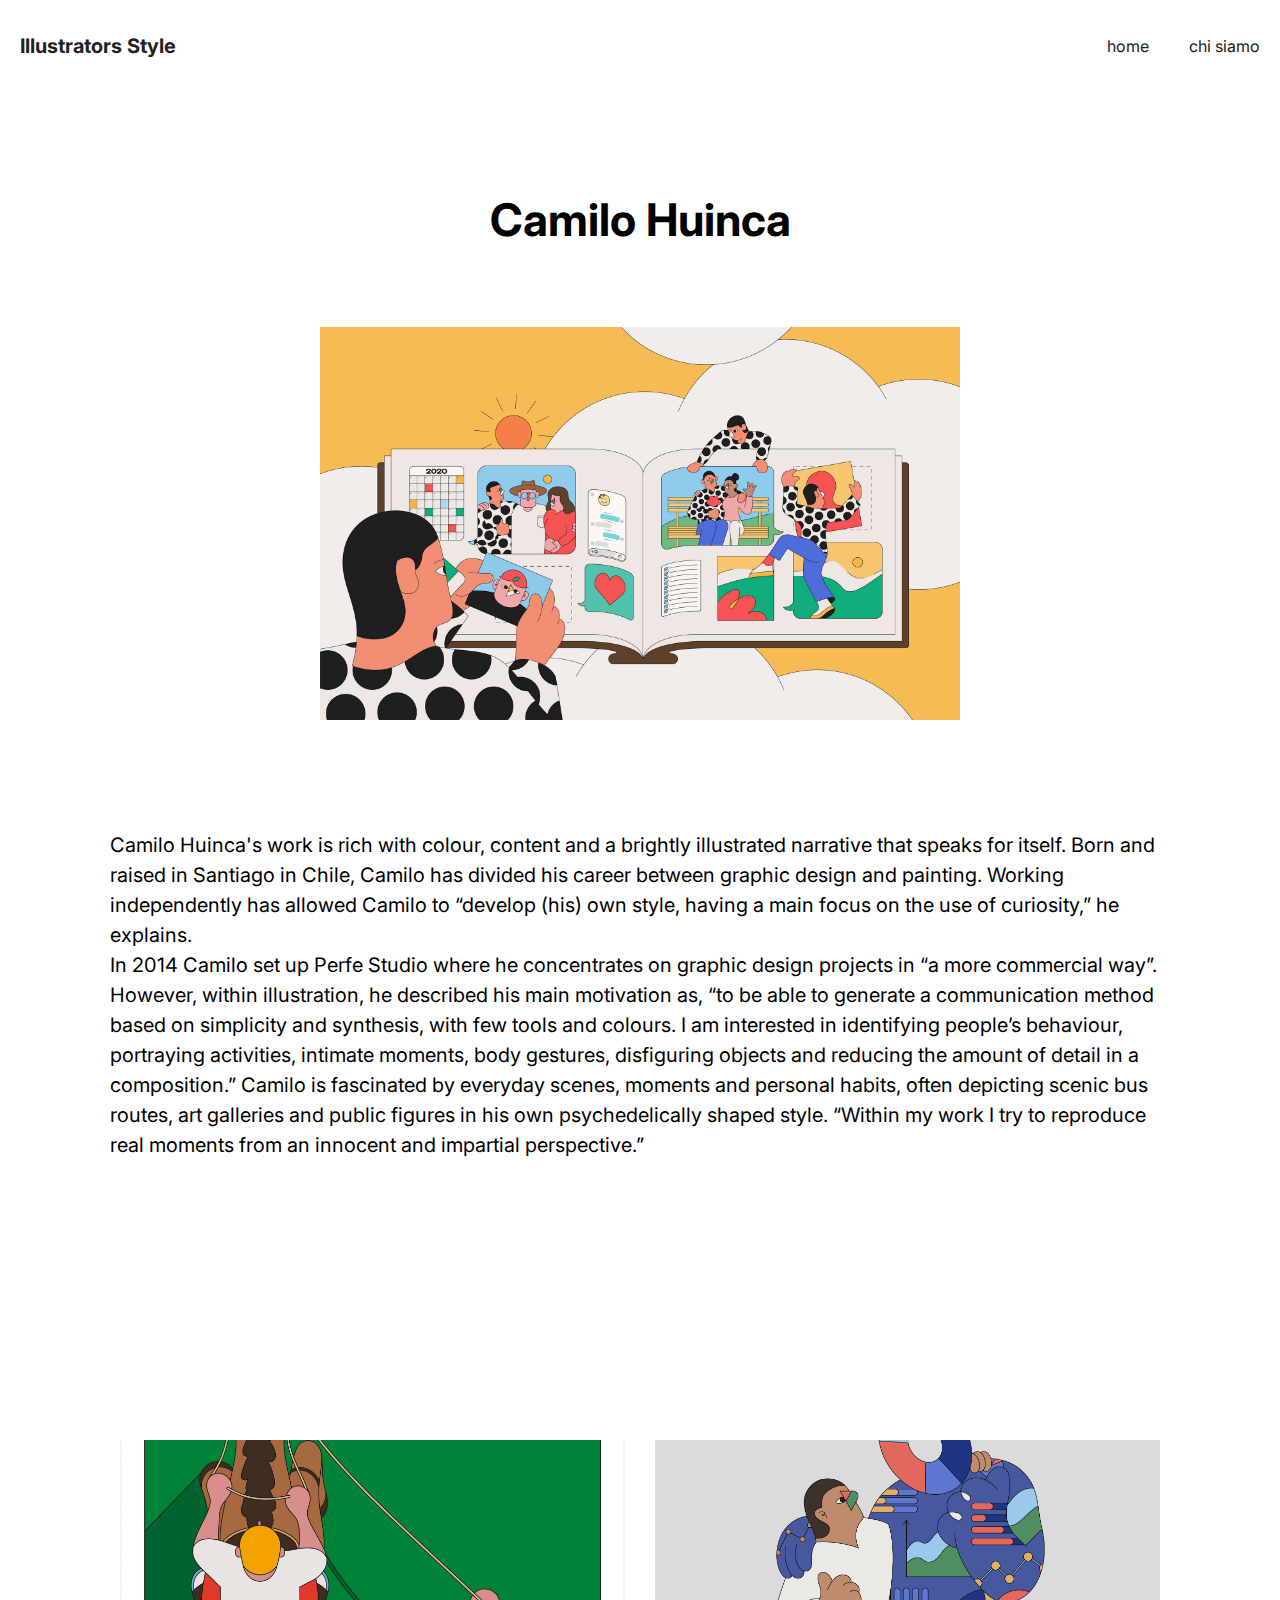
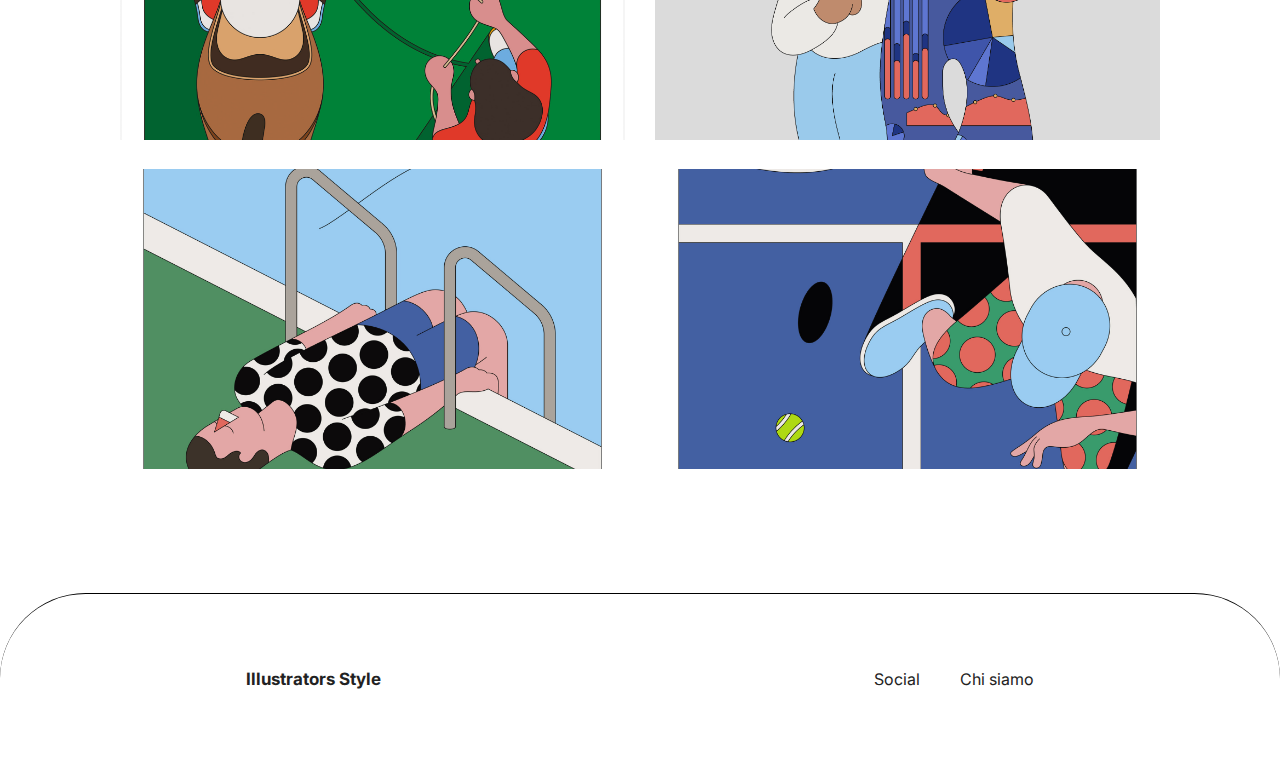
<file: Camilo Huinca.html>
<!DOCTYPE html>
<html>
<head>
    <meta charset="UTF-8">
    <meta http-equiv="X-UA-Compatible" content="IE=edge">
    <meta name="viewport" content="width=device-width, initial-scale=1.0">
    <link rel="stylesheet" href="Css/pagine.css">
    <link rel="preconnect" href="https://fonts.googleapis.com">
    <link rel="preconnect" href="https://fonts.gstatic.com" crossorigin>
    <link href="https://fonts.googleapis.com/css2?family=Averia+Libre:wght@300&family=Inter:wght@800&family=Prata&display=swap" rel="stylesheet">

<title>Illustators Style</title>
</head>

<body>
    <header>
        <a href="index.html"><h1>Illustrators Style</h1> </a>
 <nav>
     <ul>
         <li><a href="index.html"><p>home</p></li>
         <li><a href="chi siamo.html"><p>chi siamo</p></a></li>
     </ul>
 </nav>
</header>

<section class="homescreen">
    <h1 style="color:black">Camilo Huinca</h1>
    <img src="Camilo/AP_Camilo_Huinca_social-well_2x.png"></a>
    <p>Camilo Huinca's work is rich with colour, content and a brightly illustrated narrative that speaks for itself.
        Born and raised in Santiago in Chile, Camilo has divided his career between graphic design and painting.
        Working independently has allowed Camilo to “develop (his) own style, having a main focus on the use of curiosity,” he explains.
        <br>
        In 2014 Camilo set up Perfe Studio where he concentrates on graphic design projects in “a more commercial way”.
        However, within illustration, he described his main motivation as, “to be able to generate a communication method based on simplicity and synthesis, with few tools and colours.
         I am interested in identifying people’s behaviour, portraying activities, intimate moments, body gestures, disfiguring objects and reducing the amount of detail in a composition.”
        Camilo is fascinated by everyday scenes, moments and personal habits, often depicting scenic bus routes, art galleries and public figures in his own psychedelically shaped style.
         “Within my work I try to reproduce real moments from an innocent and impartial perspective.”</p>
</section>

<section class="artisti">

        <div class="artista">

            <img src="Camilo/AP_Camilo_Huinca_THE-NEW-YORKER_2x-scaled.png" id="camilo" alt="Camilo">
            
        </div>

            <div class="artista">
                <img src="Camilo/AP_Camilo_Huinca_The-Atlantic-03_2x.png" id="lahan" alt="Lahan">
                
            </div>
            
            <div class="artista">
                <img src="Camilo/AP_Camilo_Huinca_Tired-Swimmer_2x-scaled.png" id="freier" alt="Lahan">
               
            </div>
            <div class="artista"> 
                <img src="Camilo/AP_Camilo_Huinca_Match-Point_2x-scaled.png" id="herrera" alt="Lahan">
                
            </div>
 
        </section>
</body>

<footer>
<a href="index.html"><h1>Illustrators Style</h1> </a>
<nav>
    <ul>
        <li><a href="home.html"><p>Social</p></li>
        <li><a href="chi siamo.html"><p>Chi siamo</p></a></li>
    </ul>
</nav>
</footer>
</html>
</file>
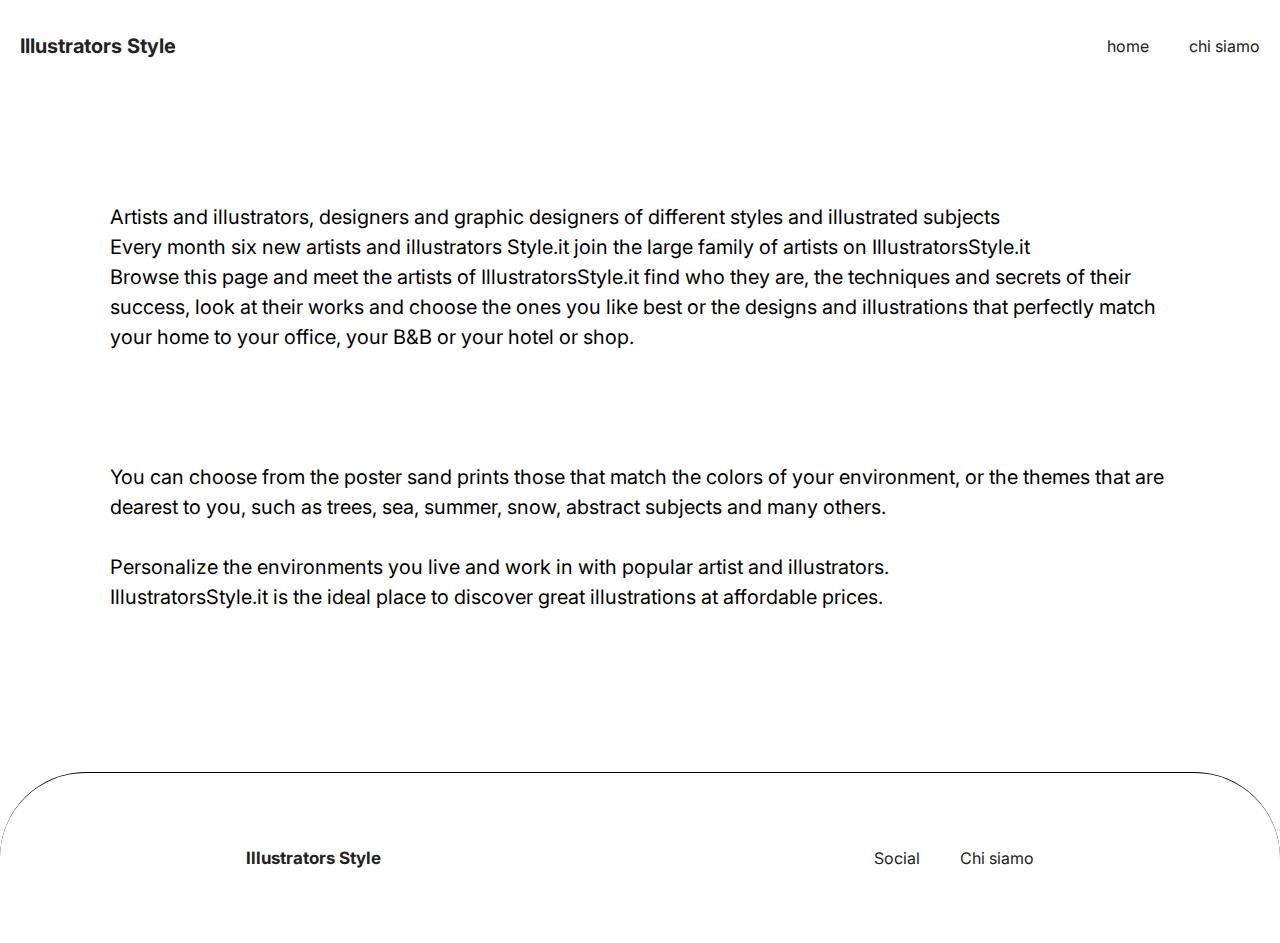
<file: Chi siamo.html>
<!DOCTYPE html>
<html>
<head>
    <meta charset="UTF-8">
    <meta http-equiv="X-UA-Compatible" content="IE=edge">
    <meta name="viewport" content="width=device-width, initial-scale=1.0">
    <link rel="stylesheet" href="Css/pagine.css">
    <link rel="preconnect" href="https://fonts.googleapis.com">
    <link rel="preconnect" href="https://fonts.gstatic.com" crossorigin>
    <link href="https://fonts.googleapis.com/css2?family=Averia+Libre:wght@300&family=Inter:wght@800&family=Prata&display=swap" rel="stylesheet">

<title>Illustators Style</title>
</head>

<body>
    <header>
        <a href="index.html"><h1>Illustrators Style</h1> </a>
 <nav>
     <ul>
         <li><a href="Iindex.html"><p>home</p></li>
         <li><a href="Chi siamo.html"><p>chi siamo</p></a></li>
     </ul>
 </nav>
</header>

<section class="homescreen">
    <p>Artists and illustrators, designers and graphic designers of different styles and illustrated subjects<br>
        Every month six new artists and illustrators Style.it join the large family of artists on IllustratorsStyle.it <br> Browse this page and meet the artists of IllustratorsStyle.it find who they are, the techniques and secrets of their success, look at their works and choose the ones you like best or the designs and illustrations that perfectly match your home to your office, your B&B or your hotel or shop.
        </p>

        <p>You can choose from the poster sand prints those that match the colors of your environment, or the themes that are dearest to you, such as trees, sea, summer, snow, abstract subjects and many others.<br>
            <br>Personalize the environments you live and work in with popular artist and illustrators.<br>
            IllustratorsStyle.it is the ideal place to discover great illustrations at affordable prices.</p>
</section>

</body>

<footer>
    <a href="index.html"><h1>Illustrators Style</h1> </a>
    <nav>
        <ul>
            <li><a href="home.html"><p>Social</p></li>
            <li><a href="chi siamo.html"><p>Chi siamo</p></a></li>
        </ul>
    </nav>
</footer>
</html>
</file>
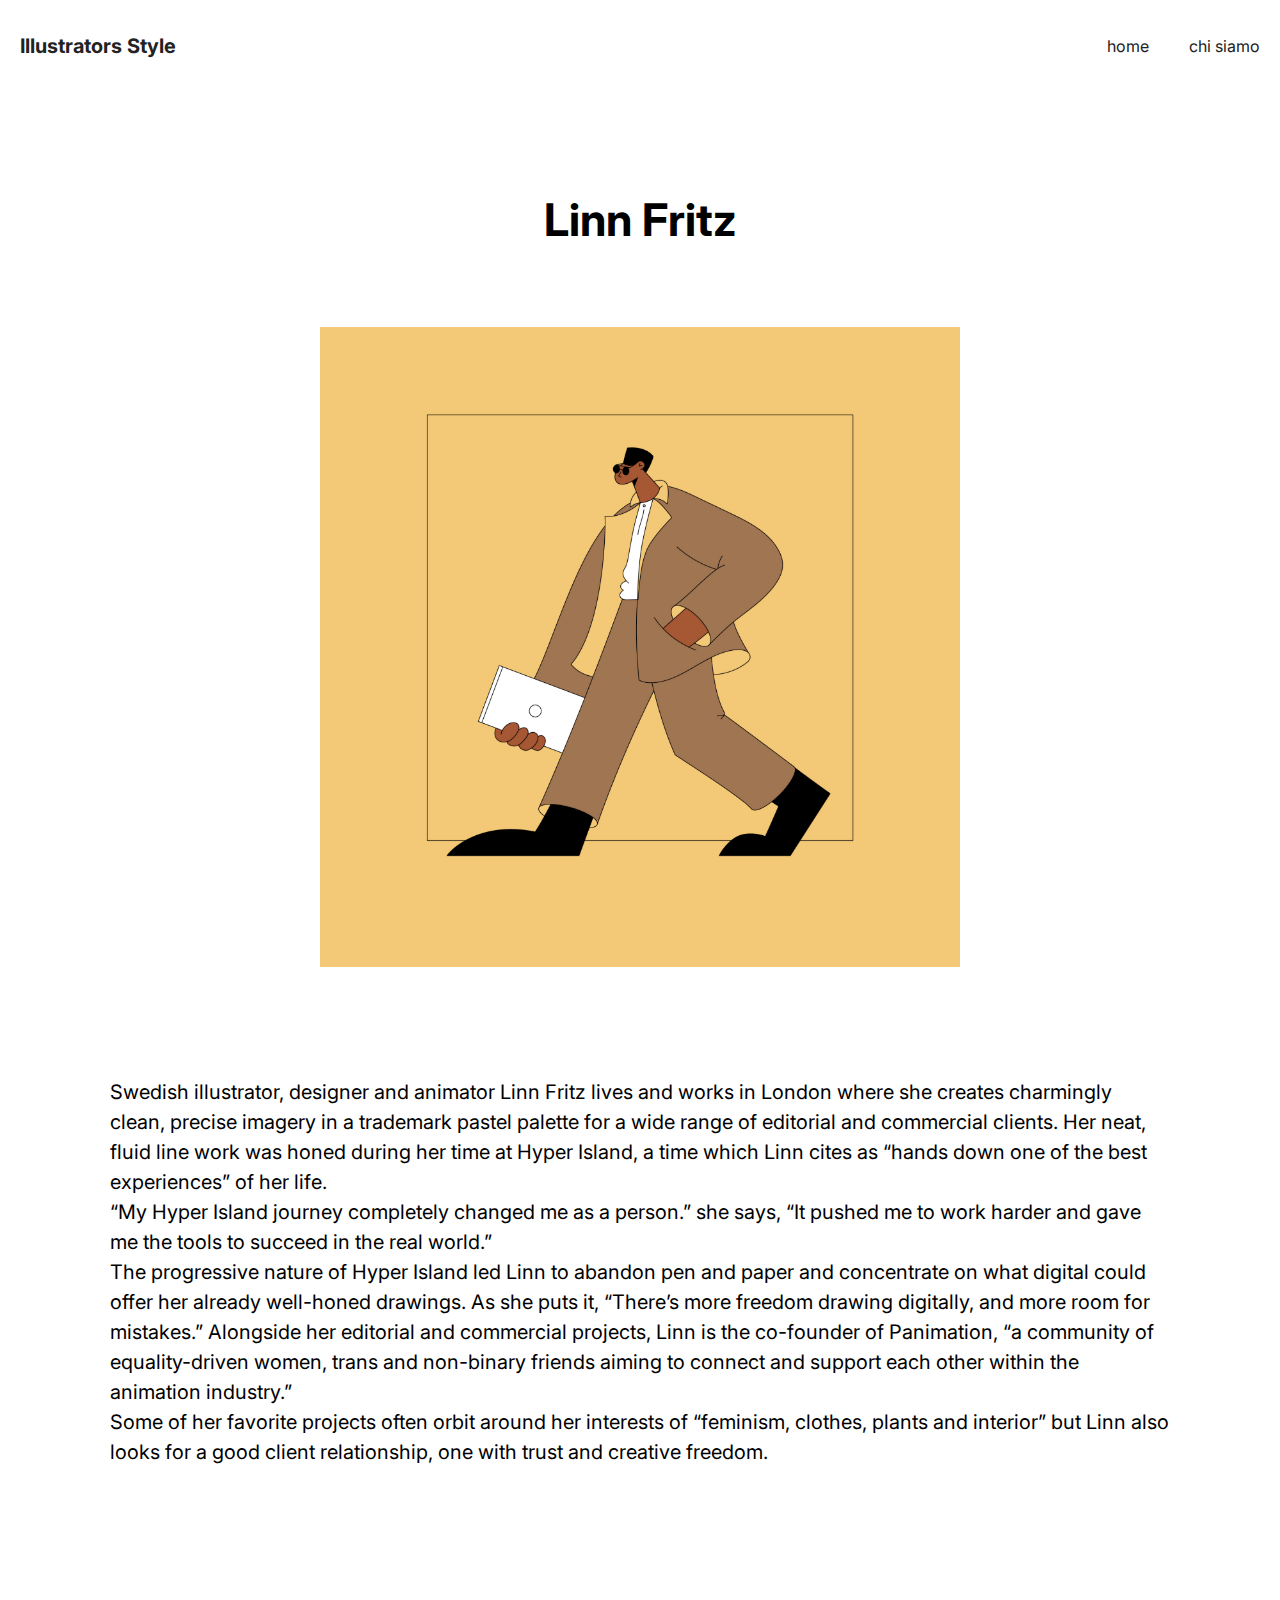
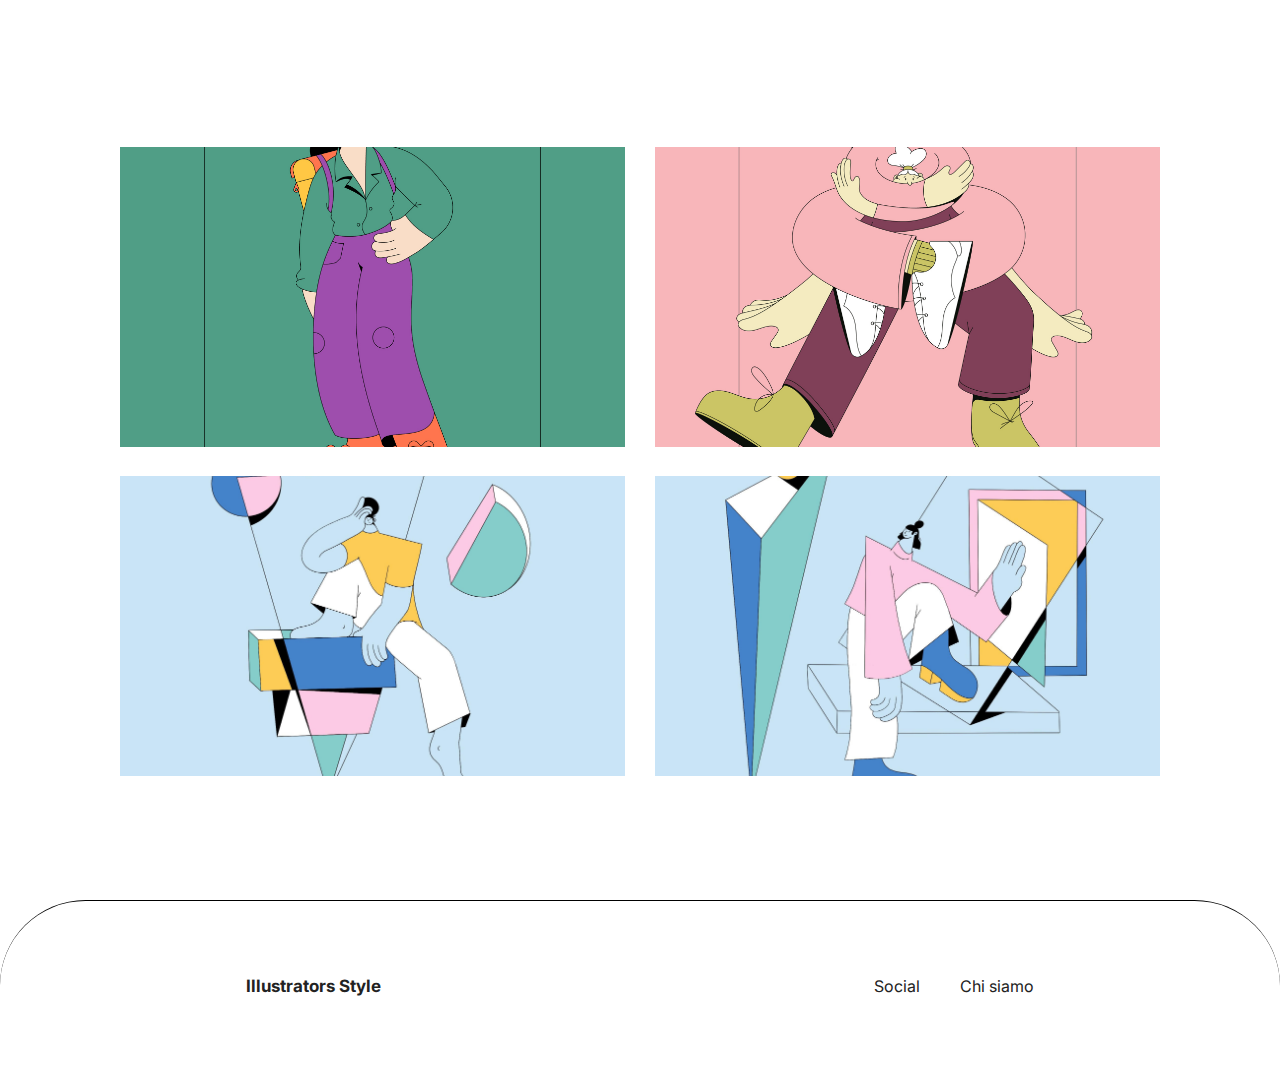
<file: Linn Fritz.html>
<!DOCTYPE html>
<html>
<head>
    <meta charset="UTF-8">
    <meta http-equiv="X-UA-Compatible" content="IE=edge">
    <meta name="viewport" content="width=device-width, initial-scale=1.0">
    <link rel="stylesheet" href="Css/pagine.css">
    <link rel="preconnect" href="https://fonts.googleapis.com">
    <link rel="preconnect" href="https://fonts.gstatic.com" crossorigin>
    <link href="https://fonts.googleapis.com/css2?family=Averia+Libre:wght@300&family=Inter:wght@800&family=Prata&display=swap" rel="stylesheet">

<title>Illustators Style</title>
</head>

<body>
    <header>
        <a href="index.html"><h1>Illustrators Style</h1> </a>
 <nav>
     <ul>
         <li><a href="index.html"><p>home</p></li>
         <li><a href="chi siamo.html"><p>chi siamo</p></a></li>
     </ul>
 </nav>
</header>

<section class="homescreen">
    <h1 style="color:black"> Linn Fritz </h1>
    <img src="Fritz/AP_Linn_Fritz_Dude_2x.png"></a>
    <p>Swedish illustrator, designer and animator Linn Fritz lives and works in London where she creates charmingly clean, precise imagery in a trademark pastel palette for a wide range of editorial and commercial clients.
        Her neat, fluid line work was honed during her time at Hyper Island, a time which Linn cites as “hands down one of the best experiences” of her life.<br>
        “My Hyper Island journey completely changed me as a person.” she says, “It pushed me to work harder and gave me the tools to succeed in the real world.”
        <br>
        The progressive nature of Hyper Island led Linn to abandon pen and paper and concentrate on what digital could offer her already well-honed drawings.
        As she puts it, “There’s more freedom drawing digitally, and more room for mistakes.” Alongside her editorial and commercial projects, Linn is the co-founder of Panimation, “a community of equality-driven women, trans and non-binary friends aiming to connect and support each other within the animation industry.”
        <br> Some of her favorite projects often orbit around her interests of “feminism, clothes, plants and interior” but Linn also looks for a good client relationship, one with trust and creative freedom.</p>
</section>

<section class="artisti">

        <div class="artista">

            <img src="Fritz/AP_Linn_Fritz_HIKEGREEN_2x.png" id="camilo" alt="Camilo">
            
        </div>

            <div class="artista">
                <img src="Fritz/AP_Linn_Fritz_HUG_2x.png" id="lahan" alt="Lahan">
                
            </div>
            
            <div class="artista">
                <img src="Fritz/AP_Linn_Fritz_Blue03_2x.png" id="freier" alt="Lahan">
               
            </div>
            <div class="artista"> 
                <img src="Fritz/AP_Linn_Fritz_Blue01_2x.png" id= "herrera" alt="Lahan">
                
            </div>
 
        </section>
</body>

<footer>
    <a href="index.html"><h1>Illustrators Style</h1> </a>
    <nav>
        <ul>
            <li><a href="home.html"><p>Social</p></li>
            <li><a href="chi siamo.html"><p>Chi siamo</p></a></li>
        </ul>
    </nav>
</footer>

</html>
</file>
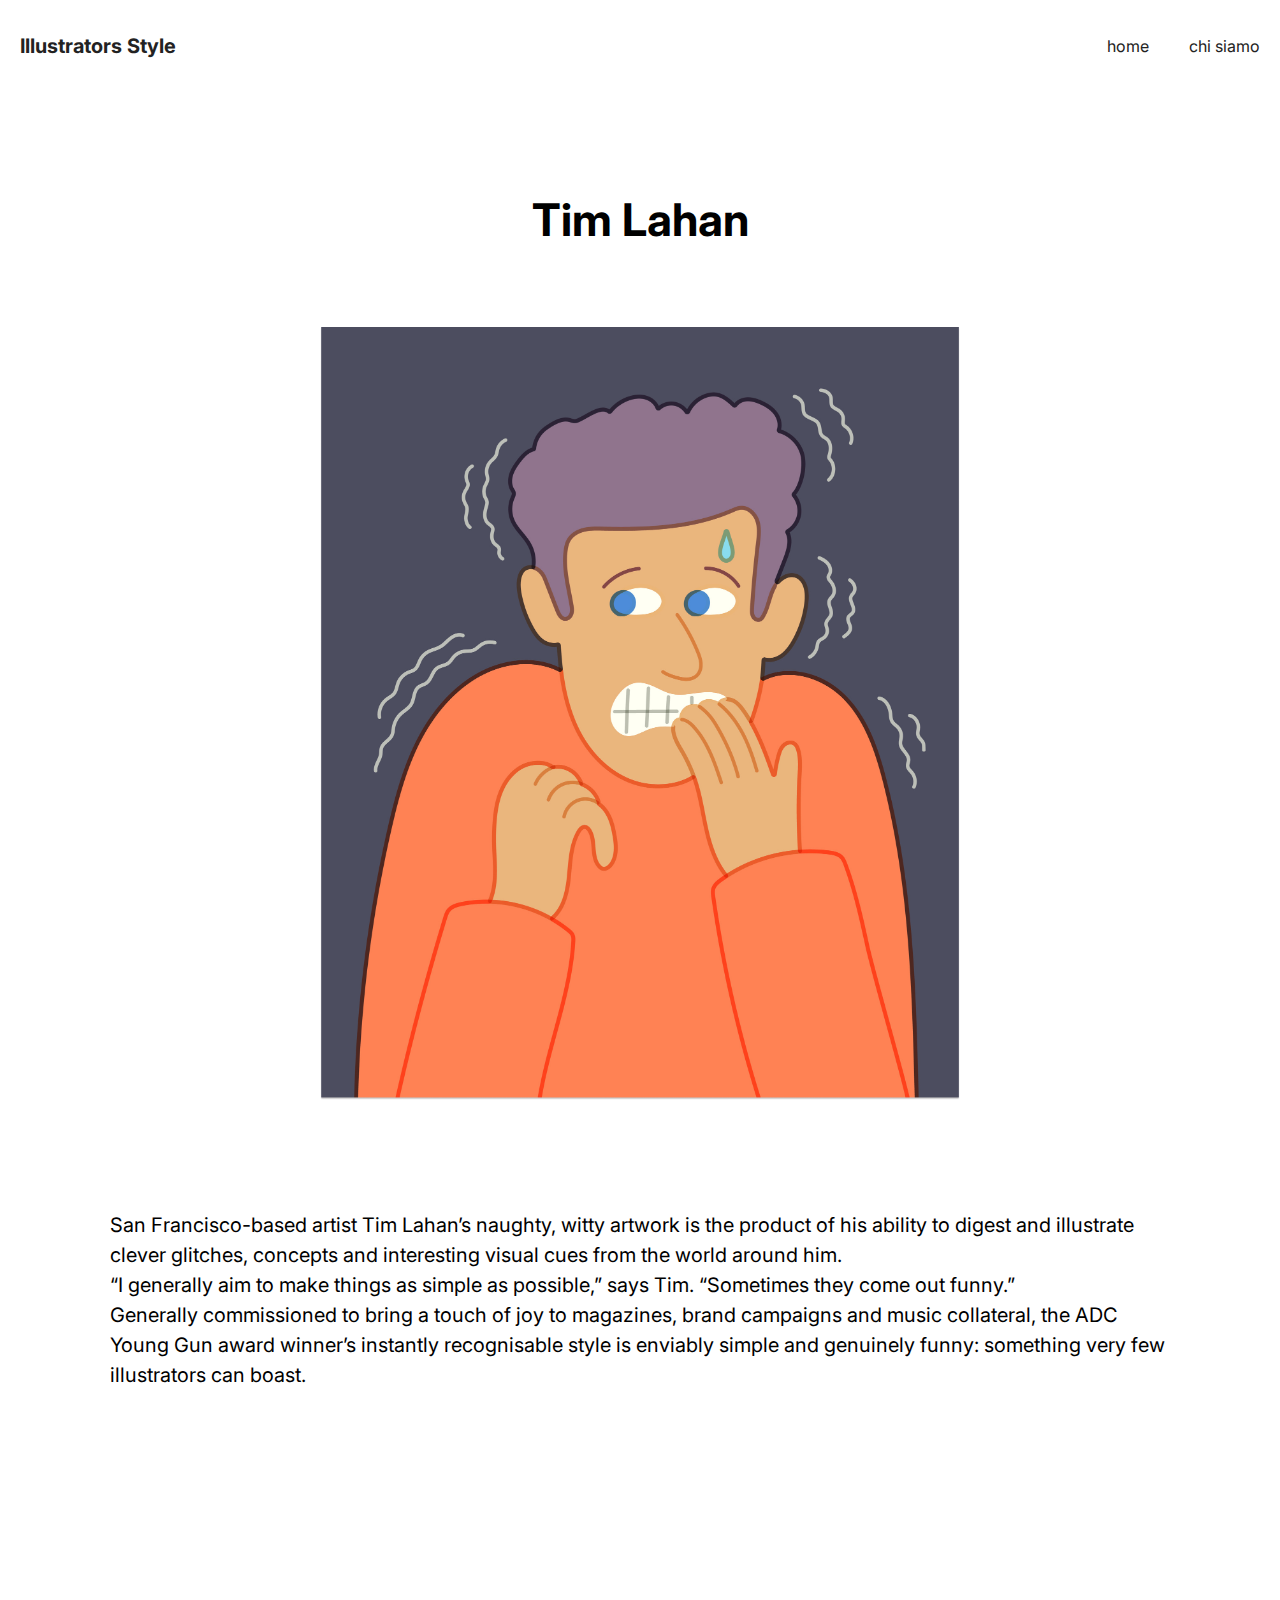
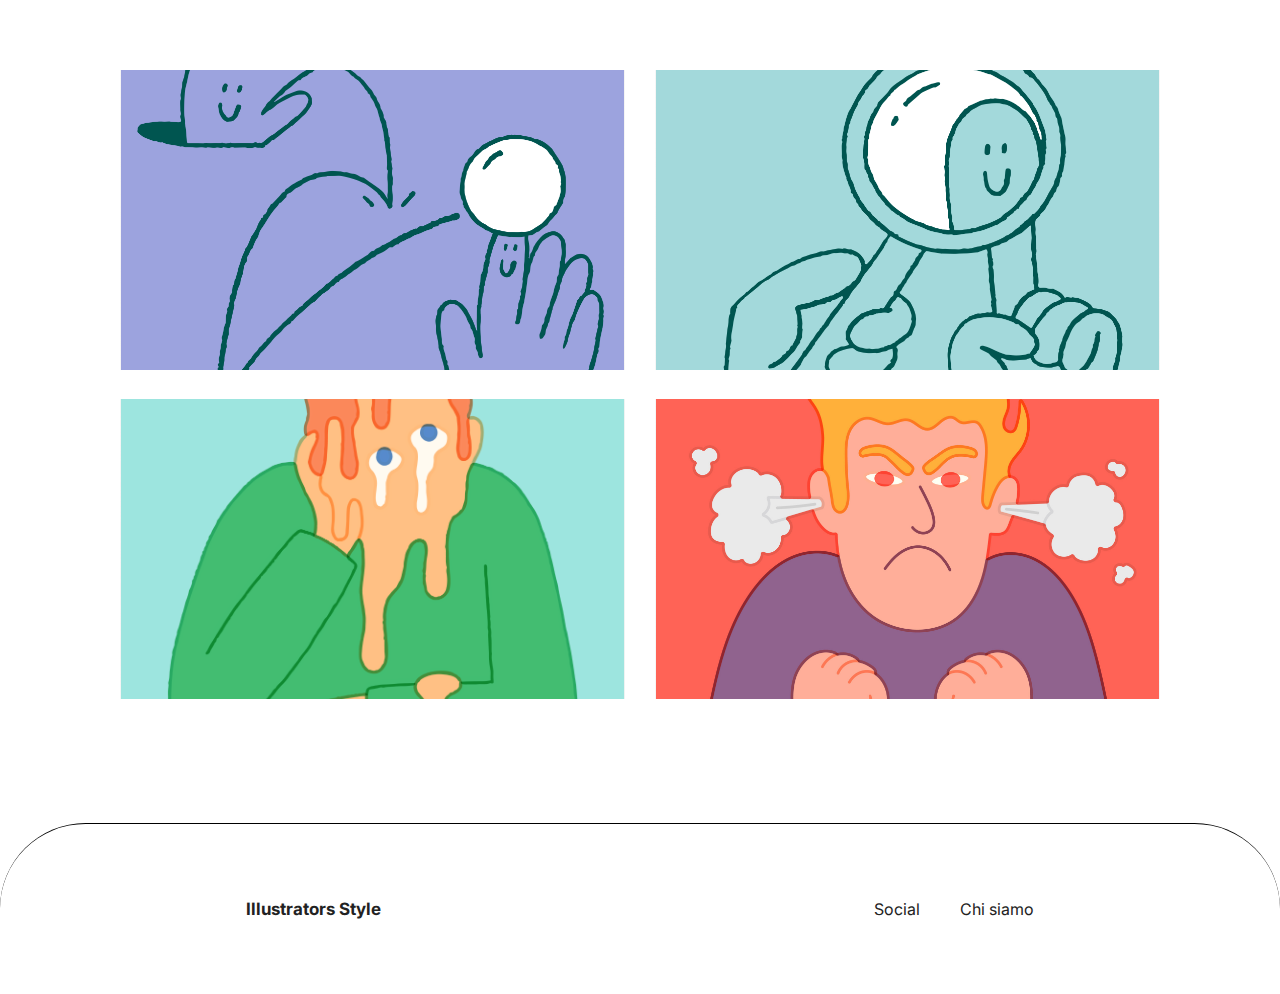
<file: Tim Lahan.html>
<!DOCTYPE html>
<html>
<head>
    <meta charset="UTF-8">
    <meta http-equiv="X-UA-Compatible" content="IE=edge">
    <meta name="viewport" content="width=device-width, initial-scale=1.0">
    <link rel="stylesheet" href="Css/pagine.css">
    <link rel="preconnect" href="https://fonts.googleapis.com">
    <link rel="preconnect" href="https://fonts.gstatic.com" crossorigin>
    <link href="https://fonts.googleapis.com/css2?family=Averia+Libre:wght@300&family=Inter:wght@800&family=Prata&display=swap" rel="stylesheet">

<title>Illustators Style</title>
</head>

<body>
    <header>
        <a href="index.html"><h1>Illustrators Style</h1> </a>
 <nav>
     <ul>
         <li><a href="index.html"><p>home</p></li>
         <li><a href="chi siamo.html"><p>chi siamo</p></a></li>
     </ul>
 </nav>
</header>

<section class="homescreen">
    <h1 style="color:black">Tim Lahan</h1>
    <img src="Lahan/AP_Tim_Lahan_emotions_2_2x.png"></a>
    <p>San Francisco-based artist Tim Lahan’s naughty, witty artwork is the product of his ability to digest and illustrate clever glitches, concepts and interesting visual cues from the world around him.
        <br> “I generally aim to make things as simple as possible,” says Tim. “Sometimes they come out funny.”<br>
        Generally commissioned to bring a touch of joy to magazines, brand campaigns and music collateral, the ADC Young Gun award winner’s instantly recognisable style is enviably simple and genuinely funny: something very few illustrators can boast.</p>
</section>

<section class="artisti">

        <div class="artista">

            <img src="Lahan/AP_Tim_Lahan_ONEMEDICAL_3_2x.png" id="camilo" alt="Camilo">
            
        </div>

            <div class="artista">
                <img src="Lahan/AP_Tim_Lahan_ONEMEDICAL_2_2x (1).png" id="lahan" alt="Lahan">
                
            </div>
            
            <div class="artista">
                <img src="Lahan/AP_Tim_Lahan_NYT_2x.png" id="freier" alt="Lahan">
               
            </div>
            <div class="artista"> 
                <img src="Lahan/AP_Tim_Lahan_emotions_4_2x.png"herrera" alt="Lahan">
                
            </div>
 
        </section>
</body>

<footer>
    <a href="index.html"><h1>Illustrators Style</h1> </a>
    <nav>
        <ul>
            <li><a href="home.html"><p>Social</p></li>
            <li><a href="chi siamo.html"><p>Chi siamo</p></a></li>
        </ul>
    </nav>
</footer>
</html>
</file>
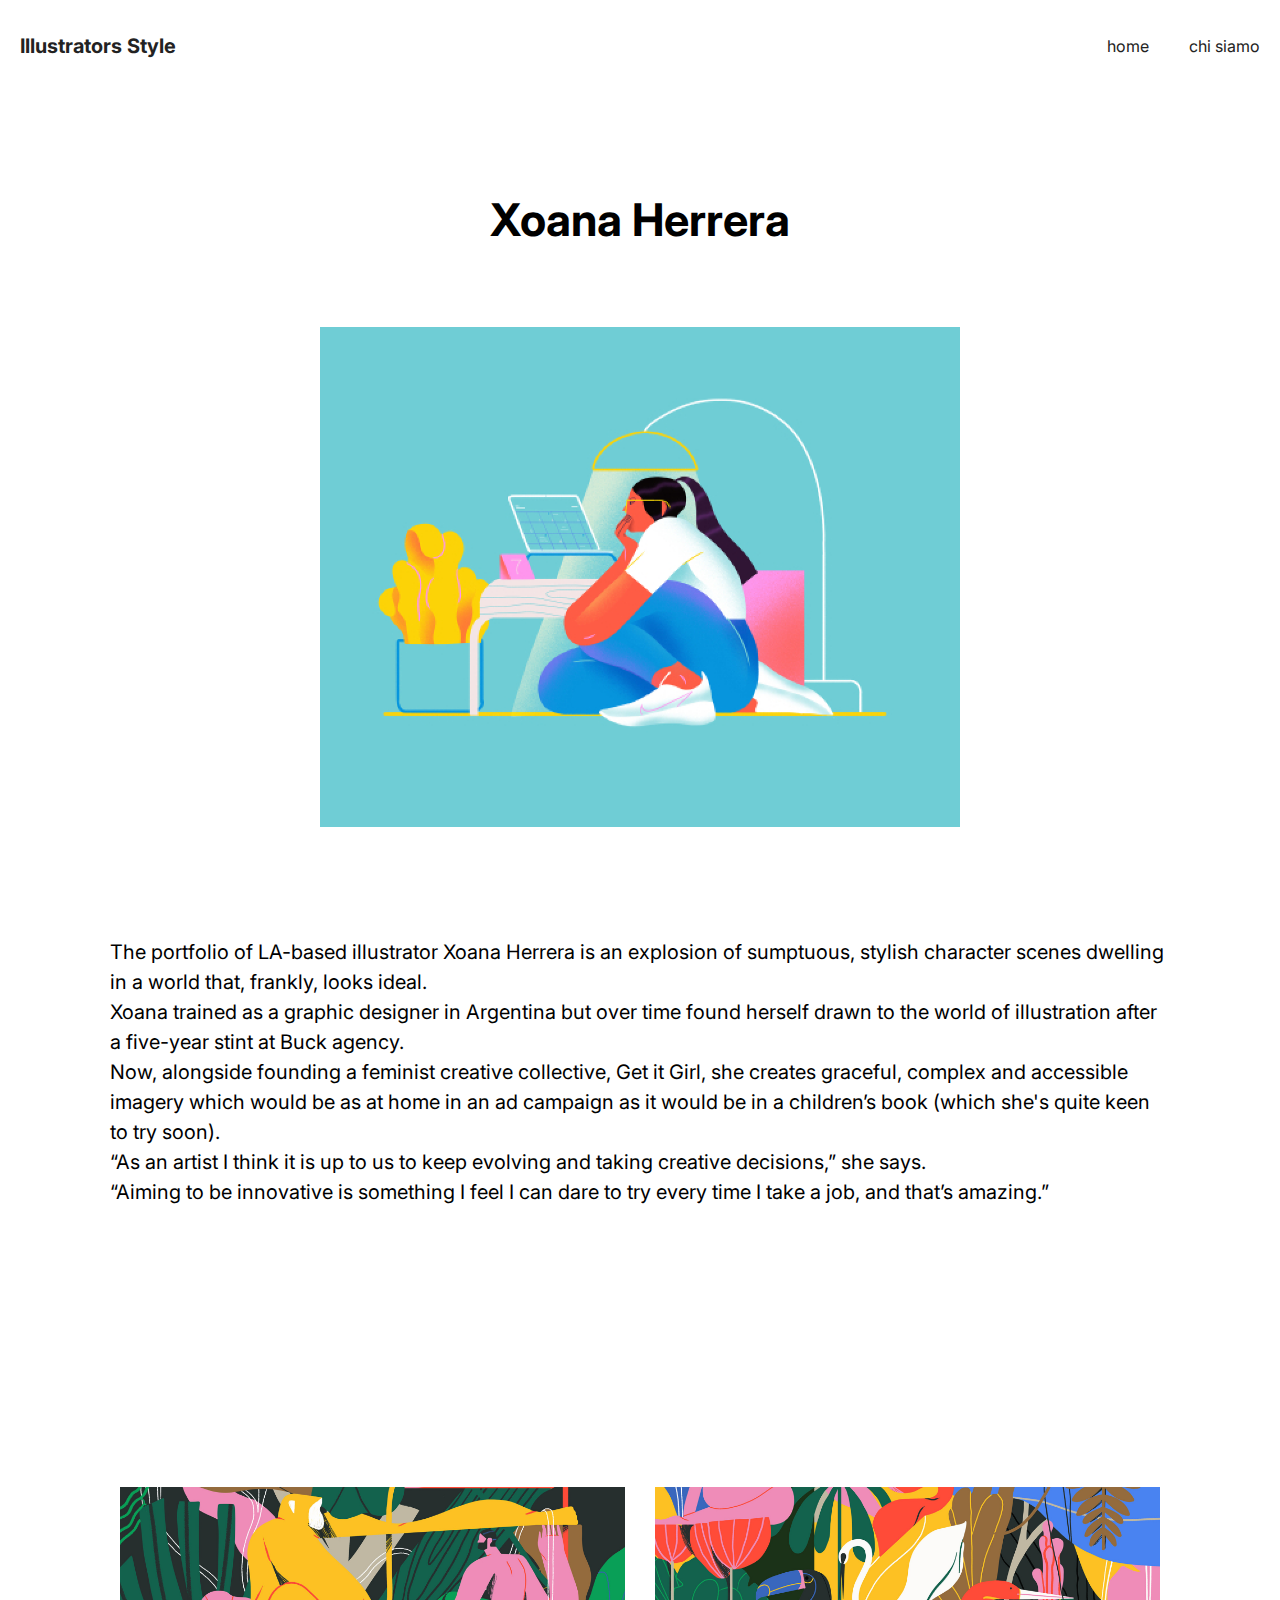
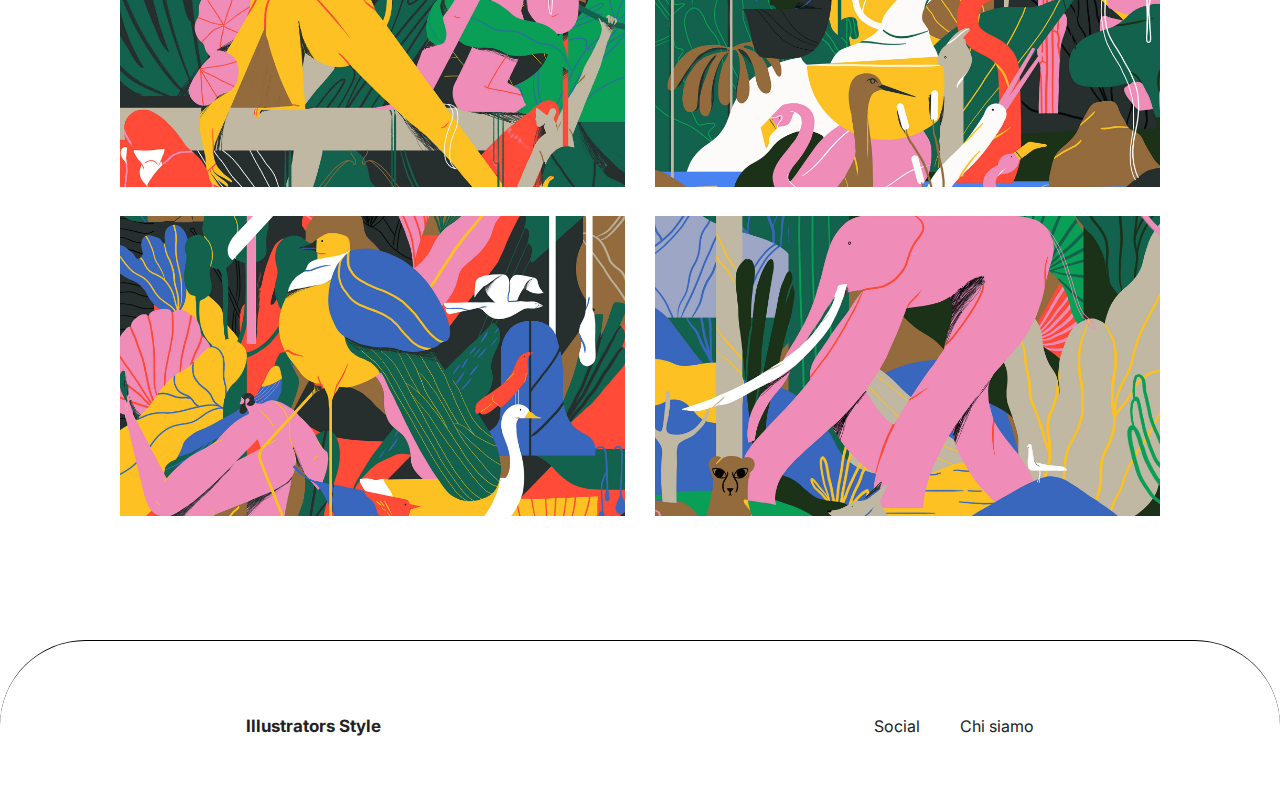
<file: Xoana Herrera.html>
<!DOCTYPE html>
<html>
<head>
    <meta charset="UTF-8">
    <meta http-equiv="X-UA-Compatible" content="IE=edge">
    <meta name="viewport" content="width=device-width, initial-scale=1.0">
    <link rel="stylesheet" href="Css/pagine.css">
    <link rel="preconnect" href="https://fonts.googleapis.com">
    <link rel="preconnect" href="https://fonts.gstatic.com" crossorigin>
    <link href="https://fonts.googleapis.com/css2?family=Averia+Libre:wght@300&family=Inter:wght@800&family=Prata&display=swap" rel="stylesheet">

<title>Illustators Style</title>
</head>

<body>
    <header>
        <a href="index.html"><h1>Illustrators Style</h1> </a>
 <nav>
     <ul>
         <li><a href="index.html"><p>home</p></li>
         <li><a href="chi siamo.html"><p>chi siamo</p></a></li>
     </ul>
 </nav>
</header>

<section class="homescreen">
    <h1 style="color:black"> Xoana Herrera </h1>
    <img src="Herrera/AP_Xoana_Herrera_Take-Your-Recovery-Down-a-Notch_Middle_Color_01_2x.png"></a>
    <p>The portfolio of LA-based illustrator Xoana Herrera is an explosion of sumptuous, stylish character scenes dwelling in a world that, frankly, looks ideal.<br>
        Xoana trained as a graphic designer in Argentina but over time found herself drawn to the world of illustration after a five-year stint at Buck agency.<br>
        Now, alongside founding a feminist creative collective, Get it Girl, she creates graceful, complex and accessible imagery which would be as at home in an ad campaign as it would be in a children’s book (which she's quite keen to try soon).<br>
        “As an artist I think it is up to us to keep evolving and taking creative decisions,” she says. <br> “Aiming to be innovative is something I feel I can dare to try every time I take a job, and that’s amazing.”</p>
</section>

<section class="artisti">

        <div class="artista">

            <img src="Herrera/AP_Xoana_Herrera_Mono_2x-scaled.png" id="camilo" alt="Camilo">
            
        </div>

            <div class="artista">
                <img src="Herrera/AP_Xoana_Herrera_Aves_2x-scaled.png" id="lahan" alt="Lahan">
                
            </div>
            
            <div class="artista">
                <img src="Herrera/AP_Xoana_Herrera_Pajaro_2x-scaled.png" id="freier" alt="herrera">
               
            </div>
            <div class="artista"> 
                <img src="Herrera/AP_Xoana_Herrera_Elefante_2x-1-scaled.png" id="herrera" alt="herrera">
                
            </div>
 
        </section>
</body>

<footer>
    <a href="index.html"><h1>Illustrators Style</h1> </a>
    <nav>
        <ul>
            <li><a href="home.html"><p>Social</p></li>
            <li><a href="chi siamo.html"><p>Chi siamo</p></a></li>
        </ul>
    </nav>
</footer>

</html>
</file>
<file: Css/pagine.css>
body {
    
    margin: 0;
    background-color:rgb(255, 255, 255);
    font-family: 'Inter', sans-serif;
}

.homescreen img {
    max-width: 50%;
    height: auto;
}

main  {
    max-width: 1500px;
    margin: auto;
    padding: 0px;  
}

header a {
    text-decoration: none;
    color: #222;
}

header a:hover {
    color: rgb(192, 60, 60);
}

header {
    display: flex;
    justify-content: space-between;
    align-items: center;
    padding: 20px;
}

header h1 {

    margin: 0;
    font-size: 20px;
}

header nav ul {
    margin:0;
    padding: 0;
    list-style-type: none;
    display: flex;
    gap: 20px;
}

.homescreen{

    text-align: left;
    max-width: auto;
    font-size: 15px;
    padding-bottom: 50px;

}

.homescreen h1{
    padding-top: 70px;
    text-align: center;
    font-size: 45px;
}


.homescreen img{

    object-fit: cover;
    padding-top: 50px;
    display: block;
    margin:0 auto;
}

.homescreen p{


    margin: 110px;
    line-height: 150%;
    font-size: 20px;
}


.artisti{

  
    display: grid;
    grid-template-columns: 2fr 2fr ;
    row-gap: 25px;
    column-gap: 30px;
    padding: 120px;
    
}

div.artista h2{

    padding: 0 20px 20px 20px;
    font-size: 14px;
    text-align: center;
}

div.artista img{

    height: 300px;
    width: 100%;
    object-fit: cover;
}

footer {

    border-top:1px solid rgba(0, 0, 0);
    border-radius: 100px;
    padding: 0;
    bottom: 2em;
    color: #FFF;
    width: 100%;
    height: 170px;
}

footer a {
    text-decoration: none;
    color: #222;
}

footer a:hover {
    color: rgb(192, 60, 60);
}

footer {
    display: flex;
    justify-content: space-around;
    align-items: center;
}

footer h1 {

    margin: 0;
    font-size: 17px;
}

footer nav ul {
    margin:0;
    padding: 0;
    list-style-type: none;
    display: flex;
    gap: 20px;
}
</file>
